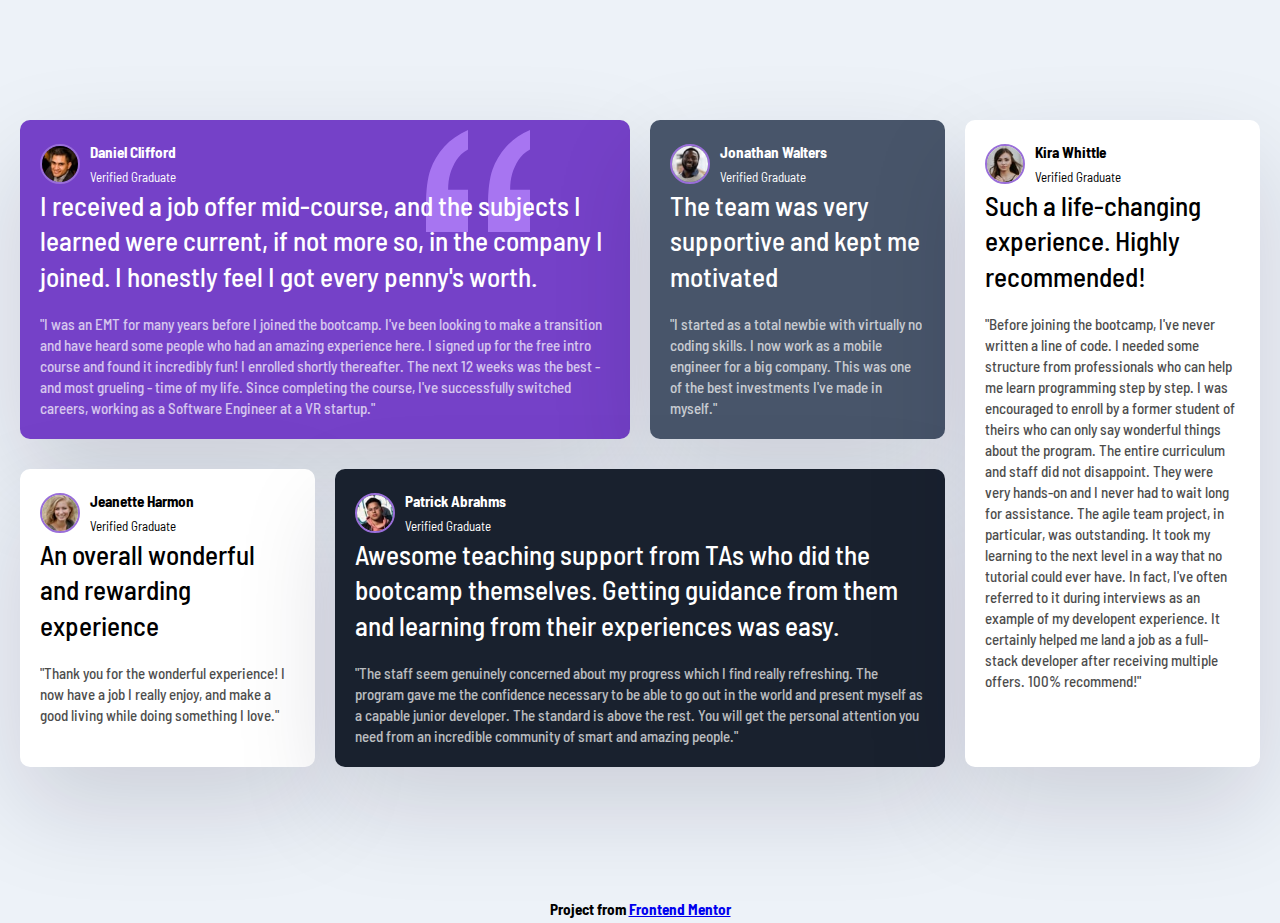
<file: index.html>
<!DOCTYPE html>
<html lang="en">
  <head>
    <meta charset="UTF-8" />
    <meta http-equiv="X-UA-Compatible" content="IE=edge" />
    <meta name="viewport" content="width=device-width, initial-scale=1.0" />
    <link rel="stylesheet" href="style.css" />
    <title>Testimonials</title>
  </head>
  <body>
    <div class="testimonials">
      <div class="card card--bg-purple">
        <header class="card__header">
          <img src="images/image-daniel.jpg" class="card__img" alt="" />
          <div>
            <h3>Daniel Clifford</h3>
            <p>Verified Graduate</p>
          </div>
        </header>
        <p class="card__lead">
          I received a job offer mid-course, and the subjects I learned were
          current, if not more so, in the company I joined. I honestly feel I
          got every penny's worth.
        </p>
        <p class="card__quote">
          "I was an EMT for many years before I joined the bootcamp. I've been
          looking to make a transition and have heard some people who had an
          amazing experience here. I signed up for the free intro course and
          found it incredibly fun! I enrolled shortly thereafter. The next 12
          weeks was the best - and most grueling - time of my life. Since
          completing the course, I've successfully switched careers, working as
          a Software Engineer at a VR startup."
        </p>
      </div>

      <div class="card card--bg-gray-blue">
        <header class="card__header">
          <img src="images/image-jonathan.jpg" class="card__img" alt="" />
          <div>
            <h3>Jonathan Walters</h3>
            <p>Verified Graduate</p>
          </div>
        </header>
        <p class="card__lead">
          The team was very supportive and kept me motivated
        </p>
        <p class="card__quote">
          "I started as a total newbie with virtually no coding skills. I now
          work as a mobile engineer for a big company. This was one of the best
          investments I've made in myself."
        </p>
      </div>

      <div class="card">
        <header class="card__header">
          <img src="images/image-jeanette.jpg" class="card__img" alt="" />
          <div>
            <h3>Jeanette Harmon</h3>
            <p>Verified Graduate</p>
          </div>
        </header>
        <p class="card__lead">An overall wonderful and rewarding experience</p>
        <p class="card__quote">
          "Thank you for the wonderful experience! I now have a job I really
          enjoy, and make a good living while doing something I love."
        </p>
      </div>

      <div class="card card--bg-black-blue">
        <header class="card__header">
          <img src="images/image-patrick.jpg" class="card__img" alt="" />
          <div>
            <h3>Patrick Abrahms</h3>
            <p>Verified Graduate</p>
          </div>
        </header>
        <p class="card__lead">
          Awesome teaching support from TAs who did the bootcamp themselves.
          Getting guidance from them and learning from their experiences was
          easy.
        </p>
        <p class="card__quote">
          "The staff seem genuinely concerned about my progress which I find
          really refreshing. The program gave me the confidence necessary to be
          able to go out in the world and present myself as a capable junior
          developer. The standard is above the rest. You will get the personal
          attention you need from an incredible community of smart and amazing
          people."
        </p>
      </div>

      <div class="card">
        <header class="card__header">
          <img src="images/image-kira.jpg" class="card__img" alt="" />
          <div>
            <h3>Kira Whittle</h3>
            <p>Verified Graduate</p>
          </div>
        </header>
        <p class="card__lead">
          Such a life-changing experience. Highly recommended!
        </p>
        <p class="card__quote">
          "Before joining the bootcamp, I've never written a line of code. I
          needed some structure from professionals who can help me learn
          programming step by step. I was encouraged to enroll by a former
          student of theirs who can only say wonderful things about the program.
          The entire curriculum and staff did not disappoint. They were very
          hands-on and I never had to wait long for assistance. The agile team
          project, in particular, was outstanding. It took my learning to the
          next level in a way that no tutorial could ever have. In fact, I've
          often referred to it during interviews as an example of my developent
          experience. It certainly helped me land a job as a full-stack
          developer after receiving multiple offers. 100% recommend!"
        </p>
      </div>
    </div>

    <footer>
      <h3>
        Project from
        <a
          href="https://www.frontendmentor.io/challenges/testimonials-grid-section-Nnw6J7Un7"
          >Frontend Mentor</a
        >
      </h3>
    </footer>
  </body>
</html>
</file>
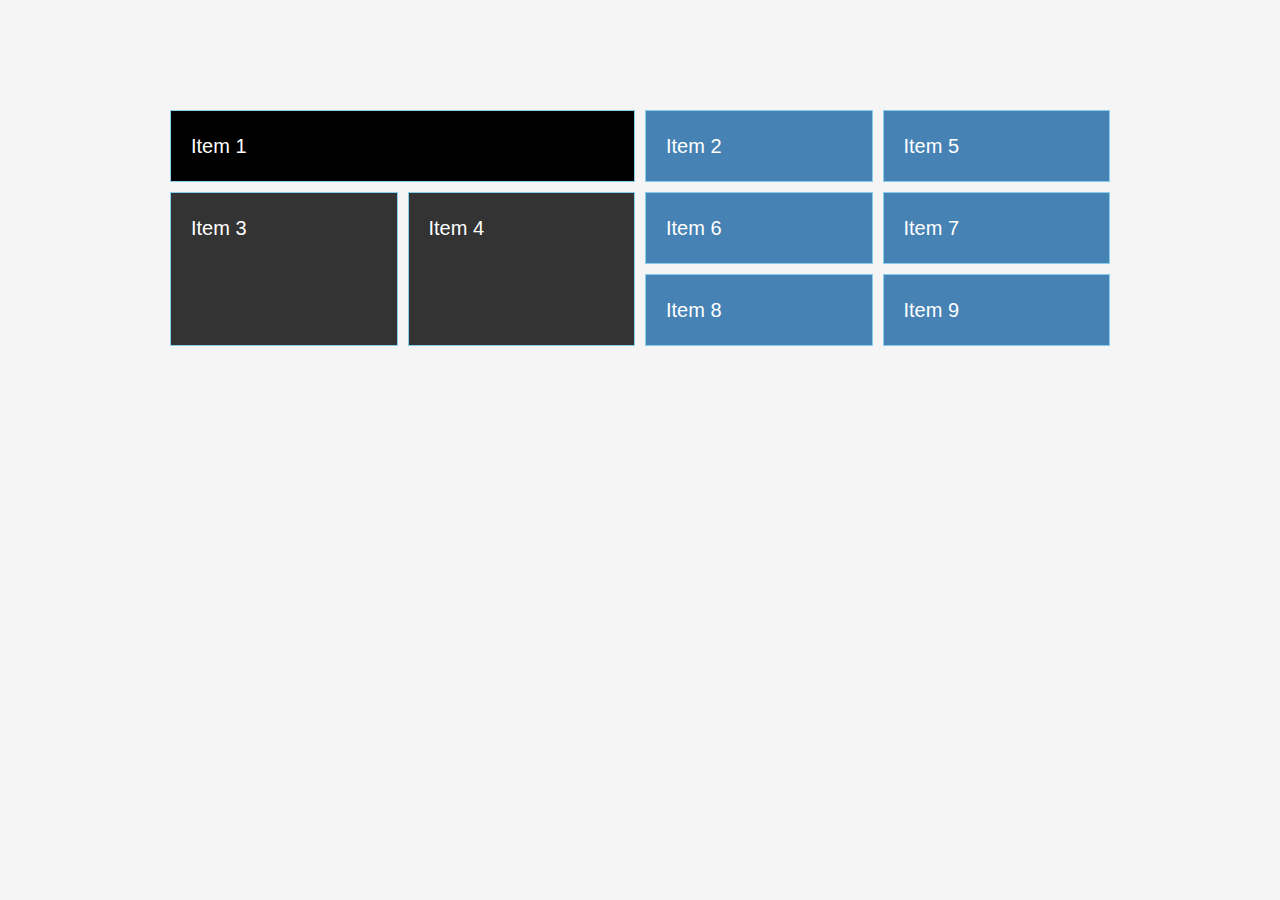
<file: sandbox/grid.html>
<!DOCTYPE html>
<html lang="en">
  <head>
    <meta charset="UTF-8" />
    <meta http-equiv="X-UA-Compatible" content="IE=edge" />
    <meta name="viewport" content="width=device-width, initial-scale=1.0" />
    <link rel="stylesheet" href="grid.css" />
    <title>CSS Grid Crash Course</title>
  </head>
  <body>
    <div class="container">
      <div class="item">Item 1</div>
      <div class="item">Item 2</div>
      <div class="item">Item 3</div>
      <div class="item">Item 4</div>
      <div class="item">Item 5</div>
      <div class="item">Item 6</div>
      <div class="item">Item 7</div>
      <div class="item">Item 8</div>
      <div class="item">Item 9</div>
    </div>
  </body>
</html>
</file>
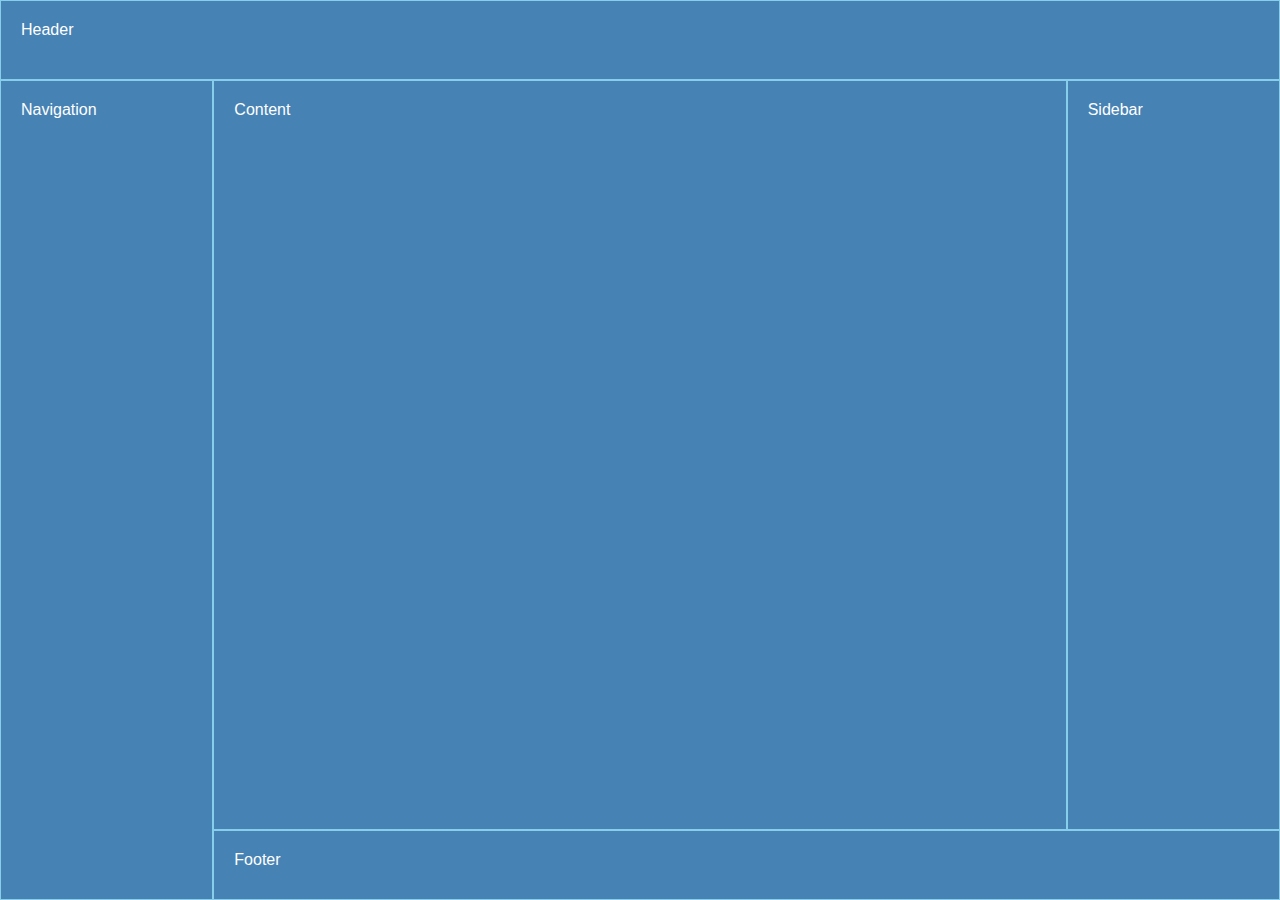
<file: sandbox/grid2.html>
<!DOCTYPE html>
<html lang="en">
  <head>
    <meta charset="UTF-8" />
    <meta http-equiv="X-UA-Compatible" content="IE=edge" />
    <meta name="viewport" content="width=device-width, initial-scale=1.0" />
    <link rel="stylesheet" href="grid2.css" />
    <title>CSS Grid Template Areas</title>
  </head>
  <body>
    <header>Header</header>
    <main>Content</main>
    <nav>Navigation</nav>
    <aside>Sidebar</aside>
    <footer>Footer</footer>
  </body>
</html>
</file>
<file: style.css>
@import url("https://fonts.googleapis.com/css2?family=Barlow+Semi+Condensed:wght@200;300;400;700&display=swap");

* {
  box-sizing: border-box;
  margin: 0;
  padding: 0;
}

body {
  background: #edf2f8;
  font-family: "Barlow Semi Condensed", sans-serif;
  line-height: 1.7;
  font-size: 13px;
}

.testimonials {
  margin: 100px auto;
  padding: 20px;
  display: grid;
  grid-template-columns: repeat(4, 1fr);
  gap: 20px;
}
.card {
  background-color: #fff;
  border-radius: 10px;
  padding: 20px;
  margin-bottom: 10px;
  box-shadow: rgba(17, 12, 46, 0.15) 0px 40px 100px 0px;
}
.card__header {
  display: flex;
  align-items: center;
}

.card__img {
  width: 40px;
  height: 40px;
  border-radius: 50%;
  margin-right: 10px;
  border: 2px #996ed9 solid;
}
.card__img h3 {
  font-size: 15px;
}
.card__img p {
  opacity: 50%;
}
.card__lead {
  font-size: 1.7rem;
  font-weight: 500;
  line-height: 1.3;
  margin-bottom: 20px;
}
.card__quote {
  font-size: 15px;
  font-weight: 500;
  line-height: 1.4;
  opacity: 70%;
}
.card--bg-purple {
  background-color: hsl(263, 55%, 52%);
  color: #fff;
  background-image: url("./images/bg-pattern-quotation.svg");
  background-repeat: no-repeat;
  background-position: top 10px right 100px;
}
.card--bg-gray-blue {
  background-color: hsl(217, 19%, 35%);
  color: #fff;
}
.card--bg-black-blue {
  background-color: hsl(219, 29%, 14%);
  color: #fff;
}
.card:nth-of-type(1) {
  grid-column: 1/3;
}
.card:nth-of-type(4) {
  grid-column: 2/4;
  grid-row: 2;
}
.card:nth-of-type(5) {
  grid-column: 4;
  grid-row: 1/3;
}
footer {
  text-align: center;
}
/* @media (max-width: 768px) { */
@media (max-width: 768px) {
  .testimonials {
    grid-template-columns: 1fr;
    width: 100%;
  }
  .card:nth-of-type(1) {
    grid-column: 1;
  }
  .card:nth-of-type(4) {
    grid-column: 1;
    grid-row: 4;
  }
  .card:nth-of-type(5) {
    grid-column: 1;
    grid-row: 5;
  }
}
</file>
<file: sandbox/grid.css>
* {
  box-sizing: border-box;
  padding: 0;
  margin: 0;
}

body {
  font-family: 'Open Sans', sans-serif;
  font-size: 16px;
  line-height: 1.5;
  color: #333;
  background: #f5f5f5;
}

.container {
  max-width: 960px;
  margin: 100px auto;
  padding: 10px;
  display: grid;
  /* grid-template-columns: repeat(3, 1fr); */
  grid-template-columns: repeat(auto-fill, minmax(200px, 1fr));
  gap: 10px;

  /* align-items: end;
  justify-content: end; */

  /* column-gap: 10px;
  row-gap: 10px; */
  /* grid-auto-rows: minmax(200px, auto); */
  /* grid-template-rows: repeat(3, 1fr); */
}

.item {
  background: steelblue;
  color: #fff;
  font-size: 20px;
  padding: 20px;
  border: skyblue 1px solid;
}

.item:nth-of-type(1) {
  background: #000;
  grid-column: 1 / 3;
}

.item:nth-of-type(3) {
  background: #333;
  grid-row: 2 / 4;
}

.item:nth-of-type(4) {
  background: #333;
  grid-row: 2 / 4;
}

@media (max-width: 500px) {
  .container {
    grid-template-columns: 1fr;
    grid-template-rows: repeat(9 ,1fr);
  }
  .item:nth-of-type(1){
    grid-column: 1 /-1;
  }
  .item:nth-of-type(2){
    grid-column: 1/-1;
    grid-row: 2/3;
  }
  .item:nth-of-type(3){
    grid-column: 1/-1;
    grid-row: 3/4;
  }
  .item:nth-of-type(4){
    grid-column: 1/-1;
    grid-row:4/5 ;
  }
  .item:nth-of-type(5){
    grid-column: 1/-1;
    grid-row:5/6 ;
  }
  .item:nth-of-type(6){
    grid-column: 1/-1;
    grid-row:6/7 ;
  }
  .item:nth-of-type(7){
    grid-column: 1/-1;
    grid-row:7/8 ;
  }
  .item:nth-of-type(8){
    grid-column: 1/-1;
    grid-row:8/9 ;
  }
  .item:nth-of-type(9){
    grid-column: 1/-1;
    grid-row:9/10 ;
  }
}
</file>
<file: sandbox/grid2.css>
* {
  box-sizing: border-box;
  padding: 0;
  margin: 0;
}

body {
  font-family: 'Open Sans', sans-serif;
  font-size: 16px;
  height: 100vh;

  display: grid;
  grid-template-areas:
    'header header header'
    'nav content sidebar'
    'nav footer footer';
  grid-template-columns: 1fr 4fr 1fr;
  grid-template-rows: 80px 1fr 70px;
}

header,
footer,
main,
aside,
nav {
  background-color: steelblue;
  color: #fff;
  padding: 20px;
  border: skyblue 1px solid;
}

header {
  grid-area: header;
}

nav {
  grid-area: nav;
}

main {
  grid-area: content;
}

aside {
  grid-area: sidebar;
}

footer {
  grid-area: footer;
}
</file>
